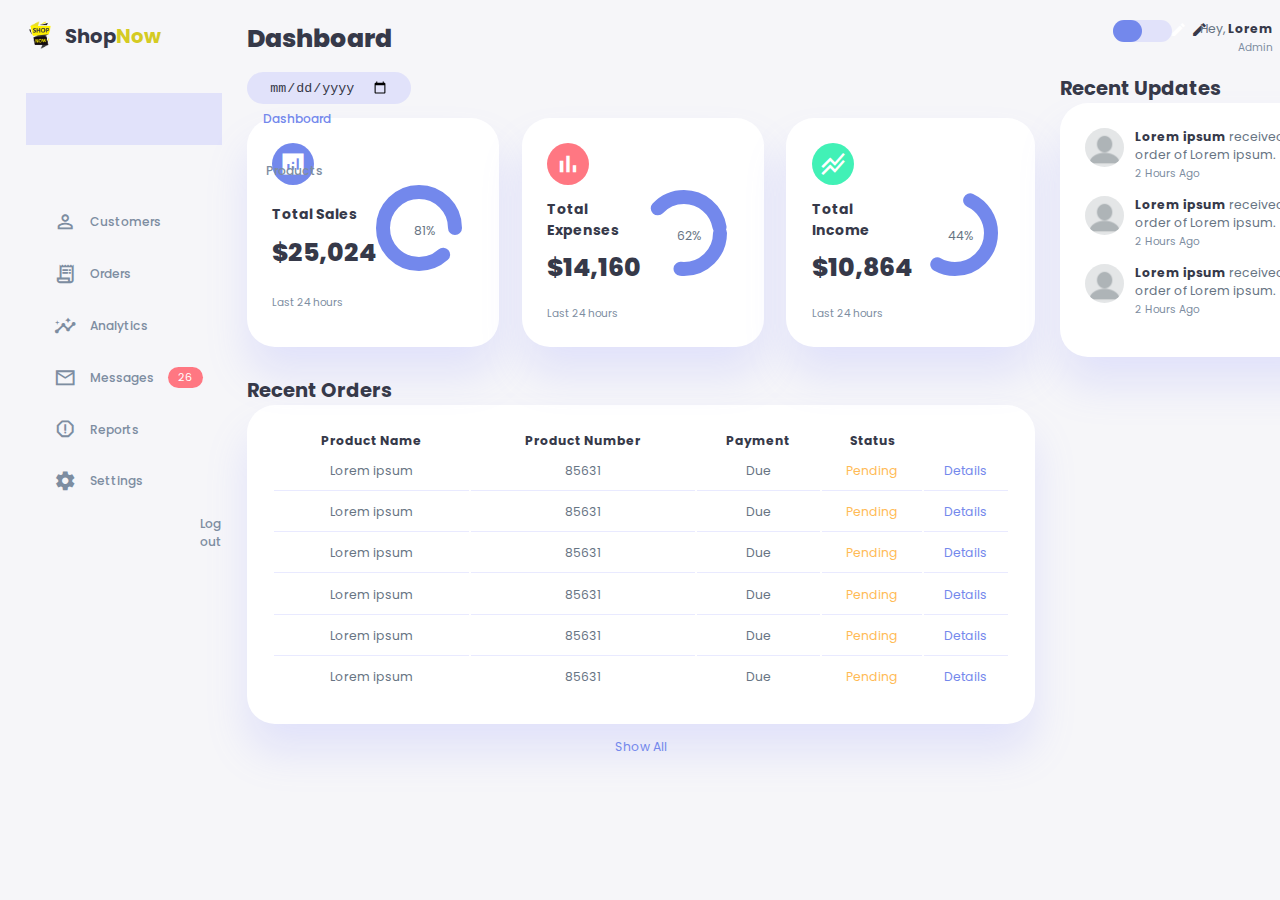
<file: index.html>
<!DOCTYPE html>
<html lang="en">
<head>
  <meta charset="UTF-8">
  <meta http-equiv="X-UA-Compatible" content="IE=edge">
  <meta name="viewport" content="width=device-width, initial-scale=1.0">
  <link href="https://fonts.googleapis.com/icon?family=Material+Icons+Sharp"rel="stylesheet">
  <link rel="stylesheet" href="./style.css">
  <title>Dashboard</title>
</head>
<body>
  <div class="container">
    <aside>
      <div class="top">
        <div class="logo">
          <img src="./images/—Pngtree—shop now banner free vector_6213142.png" alt="logo">
          <h2>Shop<span class="now">Now</span></h2>
          <div class="close" id="close-btn">
            <span class="material-icons-sharp">close</span>
          </div>
        </div>

      </div>
        <div class="sidebar">
          <a href="#"  class="active">
            <span class="material-icons-sharp">grid_view</span>
            <h3>Dashboard</h3>
          </a>
          <a href="./products.html">
            <span class="material-icons-sharp">inventory</span>
            <h3>Products</h3>
          </a>
          <a href="#">
            <span class="material-icons-sharp">person_outline</span>
            <h3>Customers</h3>
          </a>
          <a href="#">
            <span class="material-icons-sharp">receipt_long</span>
            <h3>Orders</h3>
          </a>
          <a href="#">
            <span class="material-icons-sharp">insights</span>
            <h3>Analytics</h3>
          </a>
          <a href="#">
            <span class="material-icons-sharp">mail_outline</span>
            <h3>Messages</h3>
            <span class="message-count">26</span>
          </a>
          <a href="#">
            <span class="material-icons-sharp">report_gmailerrorred</span>
            <h3>Reports</h3>
          </a>
          <a href="#">
            <span class="material-icons-sharp">settings</span>
            <h3>Settings</h3>
          </a>
          <a href="#">
            <span class="material-icons-sharp">logout</span>
            <h3>Log out</h3>
          </a>
        </div>
    </aside>

    <main>
      <h1>Dashboard</h1>

      <div class="date">
        <input type="date">
      </div>
      <div class="insights">
        <div class="sales">
          <span class="material-icons-sharp">
            analytics</span>
            <div class="middle">
              <div class="left">
                <h3>Total Sales</h3>
                <h1>$25,024</h1>
              </div>
              <div class="progress">
                <svg>
                  <circle cx='38' cy='38' r='36'></circle>
                </svg>
                <div class="number">
                  <p>81%</p>
                </div>
              </div>
            </div>
          <small class="text-muted">Last 24 hours</small>
        </div>
<!-----------------------------end of sales------------------>
        <div class="expenses">
          <span class="material-icons-sharp">
            bar_chart</span>
            <div class="middle">
              <div class="left">
                <h3>Total Expenses</h3>
                <h1>$14,160</h1>
              </div>
              <div class="progress">
                <svg>
                  <circle cx='38' cy='38' r='36'></circle>
                </svg>
                <div class="number">
                  <p>62%</p>
                </div>
              </div>
            </div>
          <small class="text-muted">Last 24 hours</small>
        </div>
<!-----------------------------end of expenses-------------->
        <div class="income">
          <span class="material-icons-sharp">
            stacked_line_chart</span>
            <div class="middle">
              <div class="left">
                <h3>Total Income</h3>
                <h1>$10,864</h1>
              </div>
              <div class="progress">
                <svg>
                  <circle cx='38' cy='38' r='36'></circle>
                </svg>
                <div class="number">
                  <p>44%</p>
                </div>
              </div>
            </div>
          <small class="text-muted">Last 24 hours</small>
        </div>
<!-----------------------------end of income--------------->
      </div>

      <div class="recent-orders">
        <h2>Recent Orders</h2>
        <table>
          <thead>
            <tr>
              <th>Product Name</th>
              <th>Product Number</th>
              <th>Payment</th>
              <th>Status</th>
              <th></th>
            </tr>
          </thead>
          <tbody>
            <tr>
              <td>Lorem ipsum</td>
              <td>85631</td>
              <td>Due</td>
              <td class="warning">Pending</td>
              <td class="primary">Details</td>
            </tr>

            <tr>
              <td>Lorem ipsum</td>
              <td>85631</td>
              <td>Due</td>
              <td class="warning">Pending</td>
              <td class="primary">Details</td>
            </tr>

            <tr>
              <td>Lorem ipsum</td>
              <td>85631</td>
              <td>Due</td>
              <td class="warning">Pending</td>
              <td class="primary">Details</td>
            </tr>

            <tr>
              <td>Lorem ipsum</td>
              <td>85631</td>
              <td>Due</td>
              <td class="warning">Pending</td>
              <td class="primary">Details</td>
            </tr>

            <tr>
              <td>Lorem ipsum</td>
              <td>85631</td>
              <td>Due</td>
              <td class="warning">Pending</td>
              <td class="primary">Details</td>
            </tr>

            <tr>
              <td>Lorem ipsum</td>
              <td>85631</td>
              <td>Due</td>
              <td class="warning">Pending</td>
              <td class="primary">Details</td>
            </tr>
          </tbody>
        </table>
        <a href="#">Show All</a>
      </div>
    </main>

    <div class="right">
      <div class="top">
        <button class="menu" id="menu-btn">
          <span class="material-icons-sharp">menu
          </span>
        </button>
        <div class="theme-toggler">
          <span class="material-icons-sharp active">
            light_mode
          </span>
          <span class="material-icons-sharp">
            dark_mode
          </span>
        </div>
        <div class="profile">
          <div class="info">
            <p>Hey, <b>Lorem</b></p>
            <small class="text-muted">Admin</small>
          </div>
          <div class="profile-photo">
            <img src="./images/blank-profile-picture-973460_1280.webp">
          </div>
        </div>
      </div>
      <!--------------End of top-------->
      <div class="recent-updates">
        <h2>Recent Updates</h2>
        <div class="updates">
          <div class="update">
            <div class="profile-photo">
              <img src="./images/blank-profile-picture-973460_1280.webp">
            </div>
            <div class="message">
              <p><b>Lorem ipsum</b> received his order of Lorem ipsum.</p>
              <small class="text-muted">2 Hours Ago</small>
            </div>
          </div>
          <div class="update">
            <div class="profile-photo">
              <img src="./images/blank-profile-picture-973460_1280.webp">
            </div>
            <div class="message">
              <p><b>Lorem ipsum</b> received his order of Lorem ipsum.</p>
              <small class="text-muted">2 Hours Ago</small>
            </div>
          </div>
          <div class="update">
            <div class="profile-photo">
              <img src="./images/blank-profile-picture-973460_1280.webp">
            </div>
            <div class="message">
              <p><b>Lorem ipsum</b> received his order of Lorem ipsum.</p>
              <small class="text-muted">2 Hours Ago</small>
            </div>
          </div>
        </div>
      </div>
    </div>
  </div>

  <script src="./index.js"></script>
</body>
</html>
</file>
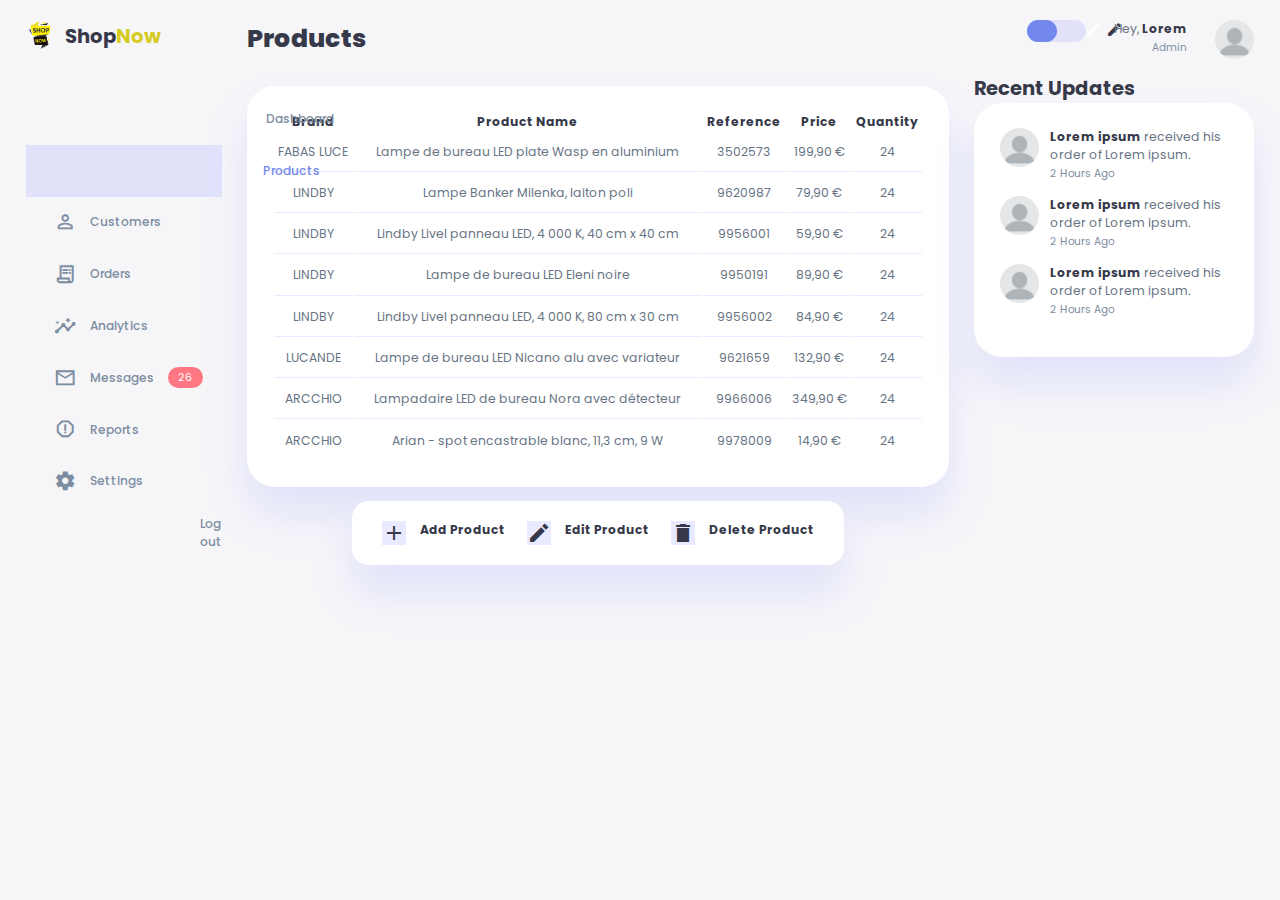
<file: products.html>
<!DOCTYPE html>
<html lang="en">
<head>
  <meta charset="UTF-8">
  <meta http-equiv="X-UA-Compatible" content="IE=edge">
  <meta name="viewport" content="width=device-width, initial-scale=1.0">
  <link href="https://fonts.googleapis.com/icon?family=Material+Icons+Sharp"rel="stylesheet">
  <link rel="stylesheet" href="./products.css">
  <title>Dashboard</title>
</head>
<body>
  <div class="container">
    <aside>
      <div class="top">
        <div class="logo">
          <img src="./images/—Pngtree—shop now banner free vector_6213142.png" alt="logo">
          <h2>Shop<span class="now">Now</span></h2>
          <div class="close" id="close-btn">
            <span class="material-icons-sharp">close</span>
          </div>
        </div>

      </div>
        <div class="sidebar">
          <a href="./index.html">
            <span class="material-icons-sharp">grid_view</span>
            <h3>Dashboard</h3>
          </a>
          <a href="#" class="active">
            <span class="material-icons-sharp">inventory</span>
            <h3>Products</h3>
          </a>
          <a href="#">
            <span class="material-icons-sharp">person_outline</span>
            <h3>Customers</h3>
          </a>
          <a href="#">
            <span class="material-icons-sharp">receipt_long</span>
            <h3>Orders</h3>
          </a>
          <a href="#">
            <span class="material-icons-sharp">insights</span>
            <h3>Analytics</h3>
          </a>
          <a href="#">
            <span class="material-icons-sharp">mail_outline</span>
            <h3>Messages</h3>
            <span class="message-count">26</span>
          </a>
          <a href="#">
            <span class="material-icons-sharp">report_gmailerrorred</span>
            <h3>Reports</h3>
          </a>
          <a href="#">
            <span class="material-icons-sharp">settings</span>
            <h3>Settings</h3>
          </a>
          <a href="#">
            <span class="material-icons-sharp">logout</span>
            <h3>Log out</h3>
          </a>
        </div>
    </aside>

    <main>
      
<!---------------------Products--------------------->
      <h1>Products</h1>
      <div class="products">
        <table>
          <thead>
            <tr>
              <th>Brand</th>
              <th>Product Name</th>
              <th>Reference</th>
              <th>Price</th>
              <th>Quantity</th>
            </tr>
          </thead>
          <tbody>
            <tr>
              <td>FABAS LUCE</td>
              <td>Lampe de bureau LED plate Wasp en aluminium</td>
              <td>3502573</td>
              <td>199,90 €</td>
              <td>24</td>
            </tr>

            <tr>
              <td>LINDBY</td>
              <td>Lampe Banker Milenka, laiton poli</td>
              <td>9620987</td>
              <td>79,90 €</td>
              <td>24</td>
            </tr>

            <tr>
              <td>LINDBY</td>
              <td>Lindby Livel panneau LED, 4 000 K, 40 cm x 40 cm</td>
              <td>9956001</td>
              <td>59,90 €</td>
              <td>24</td>
            </tr>

            <tr>
              <td>LINDBY</td>
              <td>Lampe de bureau LED Eleni noire</td>
              <td>9950191</td>
              <td>89,90 €</td>
              <td>24</td>
            </tr>
            
            <tr>
              <td>LINDBY</td>
              <td>Lindby Livel panneau LED, 4 000 K, 80 cm x 30 cm</td>
              <td>9956002</td>
              <td>84,90 €</td>
              <td>24</td>
            </tr>

            <tr>
              <td>LUCANDE</td>
              <td>Lampe de bureau LED Nicano alu avec variateur</td>
              <td>9621659</td>
              <td>132,90 €</td>
              <td>24</td>
            </tr>

            <tr>
              <td>ARCCHIO</td>
              <td>Lampadaire LED de bureau Nora avec détecteur</td>
              <td>9966006</td>
              <td>349,90 €</td>
              <td>24</td>
            </tr>

            <tr>
              <td>ARCCHIO</td>
              <td>Arian - spot encastrable blanc, 11,3 cm, 9 W</td>
              <td>9978009</td>
              <td>14,90 €</td>
              <td>24</td>
            </tr>
          </tbody>
        </table>

        <div class="product">
          <div>
            <span class="material-icons-sharp">add</span>
            <h3>Add Product</h3>
          </div>
          <div>
            <span class="material-icons-sharp">edit</span>
            <h3>Edit Product</h3>
          </div>
          <div>
            <span class="material-icons-sharp">delete</span>
            <h3>Delete Product</h3>
          </div>
      </div>
      
    </div>
    </main>

    <div class="right">
      <div class="top">
        <button class="menu" id="menu-btn">
          <span class="material-icons-sharp">menu
          </span>
        </button>
        <div class="theme-toggler">
          <span class="material-icons-sharp active">
            light_mode
          </span>
          <span class="material-icons-sharp">
            dark_mode
          </span>
        </div>
        <div class="profile">
          <div class="info">
            <p>Hey, <b>Lorem</b></p>
            <small class="text-muted">Admin</small>
          </div>
          <div class="profile-photo">
            <img src="./images/blank-profile-picture-973460_1280.webp">
          </div>
        </div>
      </div>
      <!--------------End of top-------->
      <div class="recent-updates">
        <h2>Recent Updates</h2>
        <div class="updates">
          <div class="update">
            <div class="profile-photo">
              <img src="./images/blank-profile-picture-973460_1280.webp">
            </div>
            <div class="message">
              <p><b>Lorem ipsum</b> received his order of Lorem ipsum.</p>
              <small class="text-muted">2 Hours Ago</small>
            </div>
          </div>
          <div class="update">
            <div class="profile-photo">
              <img src="./images/blank-profile-picture-973460_1280.webp">
            </div>
            <div class="message">
              <p><b>Lorem ipsum</b> received his order of Lorem ipsum.</p>
              <small class="text-muted">2 Hours Ago</small>
            </div>
          </div>
          <div class="update">
            <div class="profile-photo">
              <img src="./images/blank-profile-picture-973460_1280.webp">
            </div>
            <div class="message">
              <p><b>Lorem ipsum</b> received his order of Lorem ipsum.</p>
              <small class="text-muted">2 Hours Ago</small>
            </div>
          </div>
        </div>
      </div>
    </div>
  </div>

  <script src="./products.js"></script>
</body>
</html>
</file>
<file: style.css>
@import url("https://fonts.googleapis.com/css2?family=Poppins:wght@300;400;500;600;700;800&display=swap");

:root {
  --color-primary: #7388ec;
  --color-danger: #ff7782;
  --color-success: #41f1b6;
  --color-warning: #ffbb55;
  --color-white: #fff;
  --color-info-dark: #7d8da1;
  --color-info-1ight: #dce1eb;
  --color-dark: #363949;
  --color-light: rgba(132, 139, 280, 0.18);
  --color-primary-variant: #11le88;
  --color-dark-variant: #677483;
  --color-background: #f6f6f9;
  --card-border-radius: 2rem;
  --border-radius-1: 8.4rem;
  --border-radius-2: 8.8rem;
  --border-radius-3: 1.2rem;
  --card-padding: 1.8rem;
  --padding-1: 1.2rem;
  --box-shadow: 0 2rem 3rem var(--color-light);
}

.dark-theme-variables {
  --color-background: #181a1e;
  --color-white: #202528;
  --color-dark: #edeffd;
  --color-dark-variant: #a3bdcc;
  --color-light: rgba(0, 0, 0, 0.4);
  --box-shadow: 0 2rem 3rem var(--color-light);
}

* {
  margin: 0;
  padding: 0;
  outline: 0;
  appearance: none;
  border: 0;
  text-decoration: none;
  list-style: none;
  box-sizing: border-box;
}

html {
  font-size: 14px;
}

body {
  width: 100vw;
  height: 100vh;
  font-family: poppins, sans-serif;
  font-size: 0.88rem;
  background: var(--color-background);
  user-select: none;
  overflow-x: hidden;
  color: var(--color-dark);
}

.container {
  display: grid;
  width: 96%;
  margin: 0 auto;
  gap: 1.8rem;
  grid-template-columns: 14rem auto 20rem;
}

a {
  color: var(--color-dark);
}

img {
  display: block;
  width: 100%;
}

h1 {
  font-weight: 800;
  font-size: 1.8rem;
}

h2 {
  font-size: 1.4rem;
}

h3 {
  font-size: 0.87rem;
}

h4 {
  font-size: 0.8rem;
}

h5 {
  font-size: 0.77rem;
}

small {
  font-size: 0.75rem;
}

.profile-photo {
  width: 2.8rem;
  height: 2.8rem;
  border-radius: 50%;
  overflow: hidden;
}

.text-muted {
  color: var(--color-info-dark);
}

p {
  color: var(--color-dark-variant);
}

b {
  color: var(--color-dark);
}

.primary {
  color: var(--color-primary);
}

.danger {
  color: var(--color-danger);
}
.success {
  color: var(--color-success);
}
.warning {
  color: var(--color-warning);
}

aside .logo {
  display: flex;
  gap: 0.8rem;
  margin-top: 1.5rem;
}

aside .logo img {
  width: 2rem;
  height: 2rem;
}

aside .logo .now {
  color: #d5cb23;
}

aside .close {
  display: none;
}

aside .sidebar {
  display: flex;
  flex-direction: column;
  height: 86vh;
  position: relative;
  top: 3rem;
}

aside h3 {
  font-weight: 500;
}

aside .sidebar a {
  display: flex;
  color: var(--color-info-dark);
  margin-left: 2rem;
  gap: 1rem;
  align-items: center;
  position: relative;
  height: 3.7rem;
  transition: all 300ms ease;
}

aside .sidebar a span {
  font-size: 1.6rem;
  transition: all 300ms ease;
}

aside .sidebar a.active {
  background: var(--color-light);
  color: var(--color-primary);
  margin-left: 0%;
}

aside .sidebar a.active::before {
  content: "";
  width: 6px;
  height: 100%;
  background: var(--color-primary);
}

aside .sidebar a.active span {
  color: var(--color-primary);
  margin-left: calc(1rem - 3px);
}

aside .sidebar a:hover {
  color: var(--color-primary);
}

aside .sidebar a:hover span {
  margin-left: 1rem;
}

aside .sidebar .message-count {
  background: var(--color-danger);
  color: white;
  padding: 2px 10px;
  font-size: 11px;
  border-radius: var(--border-radius-1);
}

/* ----------MAIN--------------- */
main {
  margin-top: 1.4rem;
}
main .date {
  display: inline-block;
  background: var(--color-light);
  border-radius: var(--border-radius-1);
  margin-top: 1rem;
  padding: 0.5rem 1.6rem;
}

main .date input[type="date"] {
  background: transparent;
  color: var(--color-dark);
}

main .insights {
  display: grid;
  grid-template-columns: repeat(3, 1fr);
  gap: 1.6rem;
}

main .insights > div {
  background: var(--color-white);
  padding: var(--card-padding);
  border-radius: var(--card-border-radius);
  margin-top: 1rem;
  box-shadow: var(--box-shadow);
  transition: all 300ms ease;
}

main .insights > div:hover {
  box-shadow: none;
}

main .insights > div span {
  background: var(--color-primary);
  padding: 0.5rem;
  border-radius: 50%;
  color: white;
  font-size: 2rem;
}

main .insights > div.expenses span {
  background: var(--color-danger);
}

main .insights > div.income span {
  background: var(--color-success);
}

main .insights > div .middle {
  display: flex;
  align-items: center;
  justify-content: space-between;
}

main .insights h3 {
  margin: 1rem 0 0.6rem;
  font-size: 1rem;
}

main .insights .progress {
  position: relative;
  width: 92 px;
  height: 92px;
  border-radius: 50%;
}

main .insights svg {
  width: 7rem;
  height: 7rem;
}

main .insights svg circle {
  fill: none;
  stroke: var(--color-primary);
  stroke-width: 14;
  stroke-linecap: round;
  transform: translate(5px, 5px);
  stroke-dasharray: 110;
  stroke-dashoffset: 92;
}

main .insights .sales svg circle {
  stroke-dashoffset: -30;
  stroke-dasharray: 200;
}

main .insights .expenses svg circle {
  stroke-dashoffset: 20;
  stroke-dasharray: 80;
}

main .insights .income svg circle {
  stroke-dashoffset: 35;
  stroke-dasharray: 110;
}

main .insights .progress .number {
  position: absolute;
  top: 0;
  left: 0;
  height: 100%;
  width: 100%;
  display: flex;
  justify-content: center;
  align-items: center;
}

main .insights small {
  margin-top: 1.3rem;
  display: block;
}

main .recent-orders {
  margin-top: 2rem;
}

main.recent-orders h2 {
  margin-bottom: 0.8rem;
}

main .recent-orders table {
  background-color: var(--color-white);
  width: 100%;
  border-radius: var(--card-border-radius);
  padding: var(--card-padding);
  text-align: center;
  box-shadow: var(--box-shadow);
  transition: all 300ms ease;
}

main .recent-orders table:hover {
  box-shadow: none;
}

main table tbody td {
  height: 2.8rem;
  border-bottom: 1px solid var(--color-light);
  color: var(--color-dark-variant);
}

main table tbody tr:last-child td {
  border: none;
}

main .recent-orders a {
  text-align: center;
  display: block;
  margin: 1rem auto;
  color: var(--color-primary);
}

/*************RIGHT*************/

.right {
  margin-top: 1.4rem;
}
.right .top {
  display: flex;
  justify-content: end;
  gap: 2rem;
}

.right .top button {
  display: none;
}

.right .theme-toggler {
  background: var(--color-light);
  display: flex;
  justify-content: space-between;
  align-items: center;
  height: 1.6rem;
  width: 4.2rem;
  cursor: pointer;
  border-radius: var(--border-radius-1);
}

.right .theme-toggler span {
  font-size: 1.2rem;
  width: 50%;
  height: 100%;
  display: flex;
  align-items: center;
  justify-content: center;
}

.right .theme-toggler span.active {
  background: var(--color-primary);
  color: white;
  border-radius: var(--border-radius-1);
}

.right .top .profile {
  display: flex;
  gap: 2rem;
  text-align: right;
}

.right .recent-updates {
  margin-top: 1rem;
}

.right .recent-updates h2 {
  margin-top: 0.8rem;
}

.right .recent-updates .updates {
  background: var(--color-white);
  padding: var(--card-padding);
  border-radius: var(--card-border-radius);
  box-shadow: var(--box-shadow);
  transition: all 300ms ease;
}

.right .recent-updates .updates:hover {
  box-shadow: none;
}

.right .recent-updates .updates .update {
  display: grid;
  grid-template-columns: 2.6rem auto;
  gap: 1rem;
  margin-bottom: 1rem;
}
/******************MEDIA QUERIES****************/

@media screen and (max-width: 1200px) {
  .container {
    width: 94%;
    grid-template-columns: 7rem auto 23rem;
  }

  aside .logo h2 {
    display: none;
  }
  aside .sidebar h3 {
    display: none;
  }
  aside .sidebar a {
    width: 5.6rem;
  }
  aside .sidebar a:last-child {
    position: relative;
    margin-top: 1.8rem;
  }
  main .insights {
    grid-template-columns: 1fr;
    gap: 0;
  }
  main .recent-orders {
    width: 94%;
    position: absolute;
    left: 50%;
    transform: translateX(-50%);
    margin: 2rem 0 0 8.8rem;
  }
  main .recent-orders table {
    width: 83vw;
  }
  main table thead tr th:last-child,
  main table thead tr th:first-child {
    display: none;
  }
  main table tbody tr td:last-child,
  main table body tr td:first-child {
    display: none;
  }
}

@media screen and (max-width: 768px) {
  .container {
    width: 100%;
    grid-template-columns: 1fr;
  }
  aside {
    position: fixed;
    left: -100%;
    background: var(--color-white);
    width: 18rem;
    z-index: 3;
    box-shadow: 1rem 3rem 4rem var(--color-light);
    height: 100vh;
    padding-right: var(--card-padding);
    display: none;
    animation: showMenu 400ms ease forwards;
  }

  @keyframes showMenu {
    to {
      left: 0;
    }
  }
  aside .logo {
    margin-left: 1rem;
  }

  aside .logo h2 {
    display: inline;
  }
  aside .sidebar h3 {
    display: inline;
  }
  aside .sidebar a {
    width: 100%;
    height: 3.4rem;
  }
  aside .sidebar a:last-child {
    position: absolute;
    bottom: 5rem;
  }
  aside .close {
    margin-left: 3rem;
    display: inline-block;
    cursor: pointer;
  }
  main {
    margin-top: 8rem;
    padding: 0 1rem;
  }
  main .recent-orders {
    position: relative;
    margin: 3rem 0 0 0;
    width: 100%;
  }
  main .recent-orders table {
    width: 100%;
    margin: 0;
  }
  .right {
    width: 94%;
    margin: 0 auto 4rem;
  }

  .right .top {
    position: fixed;
    top: 0;
    left: 0;
    align-items: center;
    padding: 0 0.8rem;
    height: 4.6rem;
    background: var(--color-white);
    width: 100%;
    margin: 0;
    z-index: 2;
    box-shadow: 0 1rem 1rem var(--color-light);
  }

  .right .top .theme-toggler {
    width: 4.4rem;
    position: absolute;
    left: 66%;
  }

  .right .profile .info {
    display: none;
  }

  .right .top button {
    display: inline-block;
    background: transparent;
    cursor: pointer;
    color: var(--color-dark);
    position: absolute;
    left: 1rem;
  }

  .right .top button span {
    font-size: 2rem;
  }
}
</file>
<file: products.css>
@import url("https://fonts.googleapis.com/css2?family=Poppins:wght@300;400;500;600;700;800&display=swap");

:root {
  --color-primary: #7388ec;
  --color-danger: #ff7782;
  --color-success: #41f1b6;
  --color-warning: #ffbb55;
  --color-white: #fff;
  --color-info-dark: #7d8da1;
  --color-info-1ight: #dce1eb;
  --color-dark: #363949;
  --color-light: rgba(132, 139, 280, 0.18);
  --color-primary-variant: #11le88;
  --color-dark-variant: #677483;
  --color-background: #f6f6f9;
  --card-border-radius: 2rem;
  --border-radius-1: 8.4rem;
  --border-radius-2: 8.8rem;
  --border-radius-3: 1.2rem;
  --card-padding: 1.8rem;
  --padding-1: 1.2rem;
  --box-shadow: 0 2rem 3rem var(--color-light);
}

.dark-theme-variables {
  --color-background: #181a1e;
  --color-white: #202528;
  --color-dark: #edeffd;
  --color-dark-variant: #a3bdcc;
  --color-light: rgba(0, 0, 0, 0.4);
  --box-shadow: 0 2rem 3rem var(--color-light);
}

* {
  margin: 0;
  padding: 0;
  outline: 0;
  appearance: none;
  border: 0;
  text-decoration: none;
  list-style: none;
  box-sizing: border-box;
}

html {
  font-size: 14px;
}

body {
  width: 100vw;
  height: 100vh;
  font-family: poppins, sans-serif;
  font-size: 0.88rem;
  background: var(--color-background);
  user-select: none;
  overflow-x: hidden;
  color: var(--color-dark);
}

.container {
  display: grid;
  width: 96%;
  margin: 0 auto;
  gap: 1.8rem;
  grid-template-columns: 14rem auto 20rem;
}

a {
  color: var(--color-dark);
}

img {
  display: block;
  width: 100%;
}

h1 {
  font-weight: 800;
  font-size: 1.8rem;
}

h2 {
  font-size: 1.4rem;
}

h3 {
  font-size: 0.87rem;
}

h4 {
  font-size: 0.8rem;
}

h5 {
  font-size: 0.77rem;
}

small {
  font-size: 0.75rem;
}

.profile-photo {
  width: 2.8rem;
  height: 2.8rem;
  border-radius: 50%;
  overflow: hidden;
}

.text-muted {
  color: var(--color-info-dark);
}

p {
  color: var(--color-dark-variant);
}

b {
  color: var(--color-dark);
}

.primary {
  color: var(--color-primary);
}

.danger {
  color: var(--color-danger);
}
.success {
  color: var(--color-success);
}
.warning {
  color: var(--color-warning);
}

aside .logo {
  display: flex;
  gap: 0.8rem;
  margin-top: 1.5rem;
}

aside .logo img {
  width: 2rem;
  height: 2rem;
}

aside .logo .now {
  color: #d5cb23;
}

aside .close {
  display: none;
}

aside .sidebar {
  display: flex;
  flex-direction: column;
  height: 86vh;
  position: relative;
  top: 3rem;
}

aside h3 {
  font-weight: 500;
}

aside .sidebar a {
  display: flex;
  color: var(--color-info-dark);
  margin-left: 2rem;
  gap: 1rem;
  align-items: center;
  position: relative;
  height: 3.7rem;
  transition: all 300ms ease;
}

aside .sidebar a span {
  font-size: 1.6rem;
  transition: all 300ms ease;
}

aside .sidebar a.active {
  background: var(--color-light);
  color: var(--color-primary);
  margin-left: 0%;
}

aside .sidebar a.active::before {
  content: "";
  width: 6px;
  height: 100%;
  background: var(--color-primary);
}

aside .sidebar a.active span {
  color: var(--color-primary);
  margin-left: calc(1rem - 3px);
}

aside .sidebar a:hover {
  color: var(--color-primary);
}

aside .sidebar a:hover span {
  margin-left: 1rem;
}

aside .sidebar .message-count {
  background: var(--color-danger);
  color: white;
  padding: 2px 10px;
  font-size: 11px;
  border-radius: var(--border-radius-1);
}

/* ----------MAIN--------------- */
main {
  margin-top: 1.4rem;
}
main .products {
  margin-top: 2rem;
}


main .products table {
  background-color: var(--color-white);
  width: 100%;
  border-radius: var(--card-border-radius);
  padding: var(--card-padding);
  text-align: center;
  box-shadow: var(--box-shadow);
  transition: all 300ms ease;
}

main .products table:hover {
  box-shadow: none;
}

main table tbody td {
  height: 2.8rem;
  border-bottom: 1px solid var(--color-light);
  color: var(--color-dark-variant);
}

main table tbody tr:last-child td {
  border: none;
}

main .products a {
  text-align: center;
  display: block;
  margin: 1rem auto;
  color: var(--color-primary);
}

main .product{
  background: var(--color-white);
  display: flex;
  justify-content: space-around;
  align-items: center;
  gap: 1rem;
  margin:0.5rem 0.7rem;
  padding: 1.4rem var(--card-padding);
  border-radius: var(--border-radius-3);
  box-shadow: var(--box-shadow);
  transition: all 300ms ease;
  width: 70%;
  margin: 1rem auto;
}

main .product div{
  display: flex;
  gap: 1rem;
}

main .product span {
  background: var(--color-light);
}

main .product:hover{
  box-shadow: none;
}

/*************RIGHT*************/

.right {
  margin-top: 1.4rem;
}
.right .top {
  display: flex;
  justify-content: end;
  gap: 2rem;
}

.right .top button {
  display: none;
}

.right .theme-toggler {
  background: var(--color-light);
  display: flex;
  justify-content: space-between;
  align-items: center;
  height: 1.6rem;
  width: 4.2rem;
  cursor: pointer;
  border-radius: var(--border-radius-1);
}

.right .theme-toggler span {
  font-size: 1.2rem;
  width: 50%;
  height: 100%;
  display: flex;
  align-items: center;
  justify-content: center;
}

.right .theme-toggler span.active {
  background: var(--color-primary);
  color: white;
  border-radius: var(--border-radius-1);
}

.right .top .profile {
  display: flex;
  gap: 2rem;
  text-align: right;
}

.right .recent-updates {
  margin-top: 1rem;
}

.right .recent-updates h2 {
  margin-top: 0.8rem;
}

.right .recent-updates .updates {
  background: var(--color-white);
  padding: var(--card-padding);
  border-radius: var(--card-border-radius);
  box-shadow: var(--box-shadow);
  transition: all 300ms ease;
}

.right .recent-updates .updates:hover {
  box-shadow: none;
}

.right .recent-updates .updates .update {
  display: grid;
  grid-template-columns: 2.6rem auto;
  gap: 1rem;
  margin-bottom: 1rem;
}
/******************MEDIA QUERIES****************/

@media screen and (max-width: 1200px) {
  .container {
    width: 94%;
    grid-template-columns: 7rem auto 23rem;
  }

  aside .logo h2 {
    display: none;
  }
  aside .sidebar h3 {
    display: none;
  }
  aside .sidebar a {
    width: 5.6rem;
  }
  aside .sidebar a:last-child {
    position: relative;
    margin-top: 1.8rem;
  }
}

@media screen and (max-width: 768px) {
  .container {
    width: 100%;
    grid-template-columns: 1fr;
  }
  aside {
    position: fixed;
    left: -100%;
    background: var(--color-white);
    width: 18rem;
    z-index: 3;
    box-shadow: 1rem 3rem 4rem var(--color-light);
    height: 100vh;
    padding-right: var(--card-padding);
    display: none;
    animation: showMenu 400ms ease forwards;
  }

  @keyframes showMenu {
    to {
      left: 0;
    }
  }
  aside .logo {
    margin-left: 1rem;
  }

  aside .logo h2 {
    display: inline;
  }
  aside .sidebar h3 {
    display: inline;
  }
  aside .sidebar a {
    width: 100%;
    height: 3.4rem;
  }
  aside .sidebar a:last-child {
    position: absolute;
    bottom: 5rem;
  }
  aside .close {
    margin-left: 3rem;
    display: inline-block;
    cursor: pointer;
  }
  main {
    margin-top: 8rem;
    padding: 0 1rem;
  }
  
  .right {
    width: 94%;
    margin: 0 auto 4rem;
  }

  .right .top {
    position: fixed;
    top: 0;
    left: 0;
    align-items: center;
    padding: 0 0.8rem;
    height: 4.6rem;
    background: var(--color-white);
    width: 100%;
    margin: 0;
    z-index: 2;
    box-shadow: 0 1rem 1rem var(--color-light);
  }

  .right .top .theme-toggler {
    width: 4.4rem;
    position: absolute;
    left: 66%;
  }

  .right .profile .info {
    display: none;
  }

  .right .top button {
    display: inline-block;
    background: transparent;
    cursor: pointer;
    color: var(--color-dark);
    position: absolute;
    left: 1rem;
  }

  .right .top button span {
    font-size: 2rem;
  }
}
</file>
